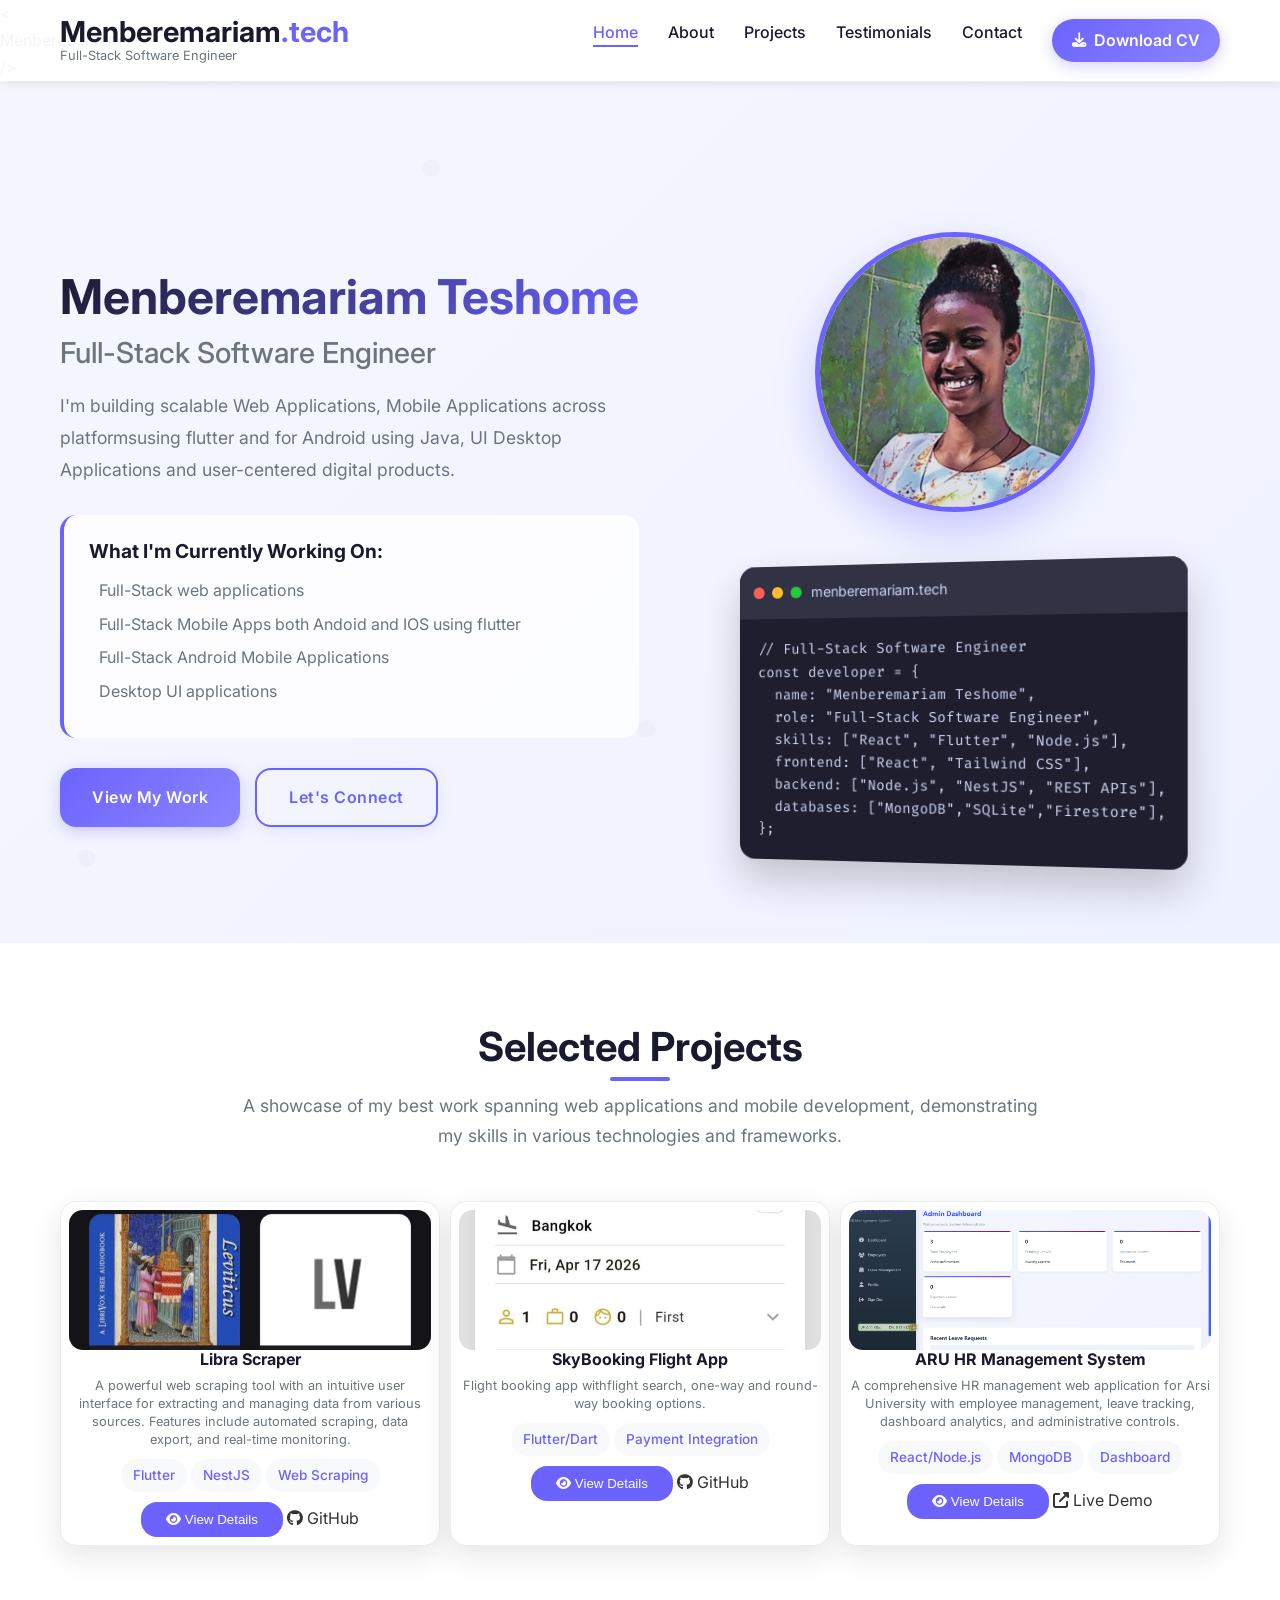
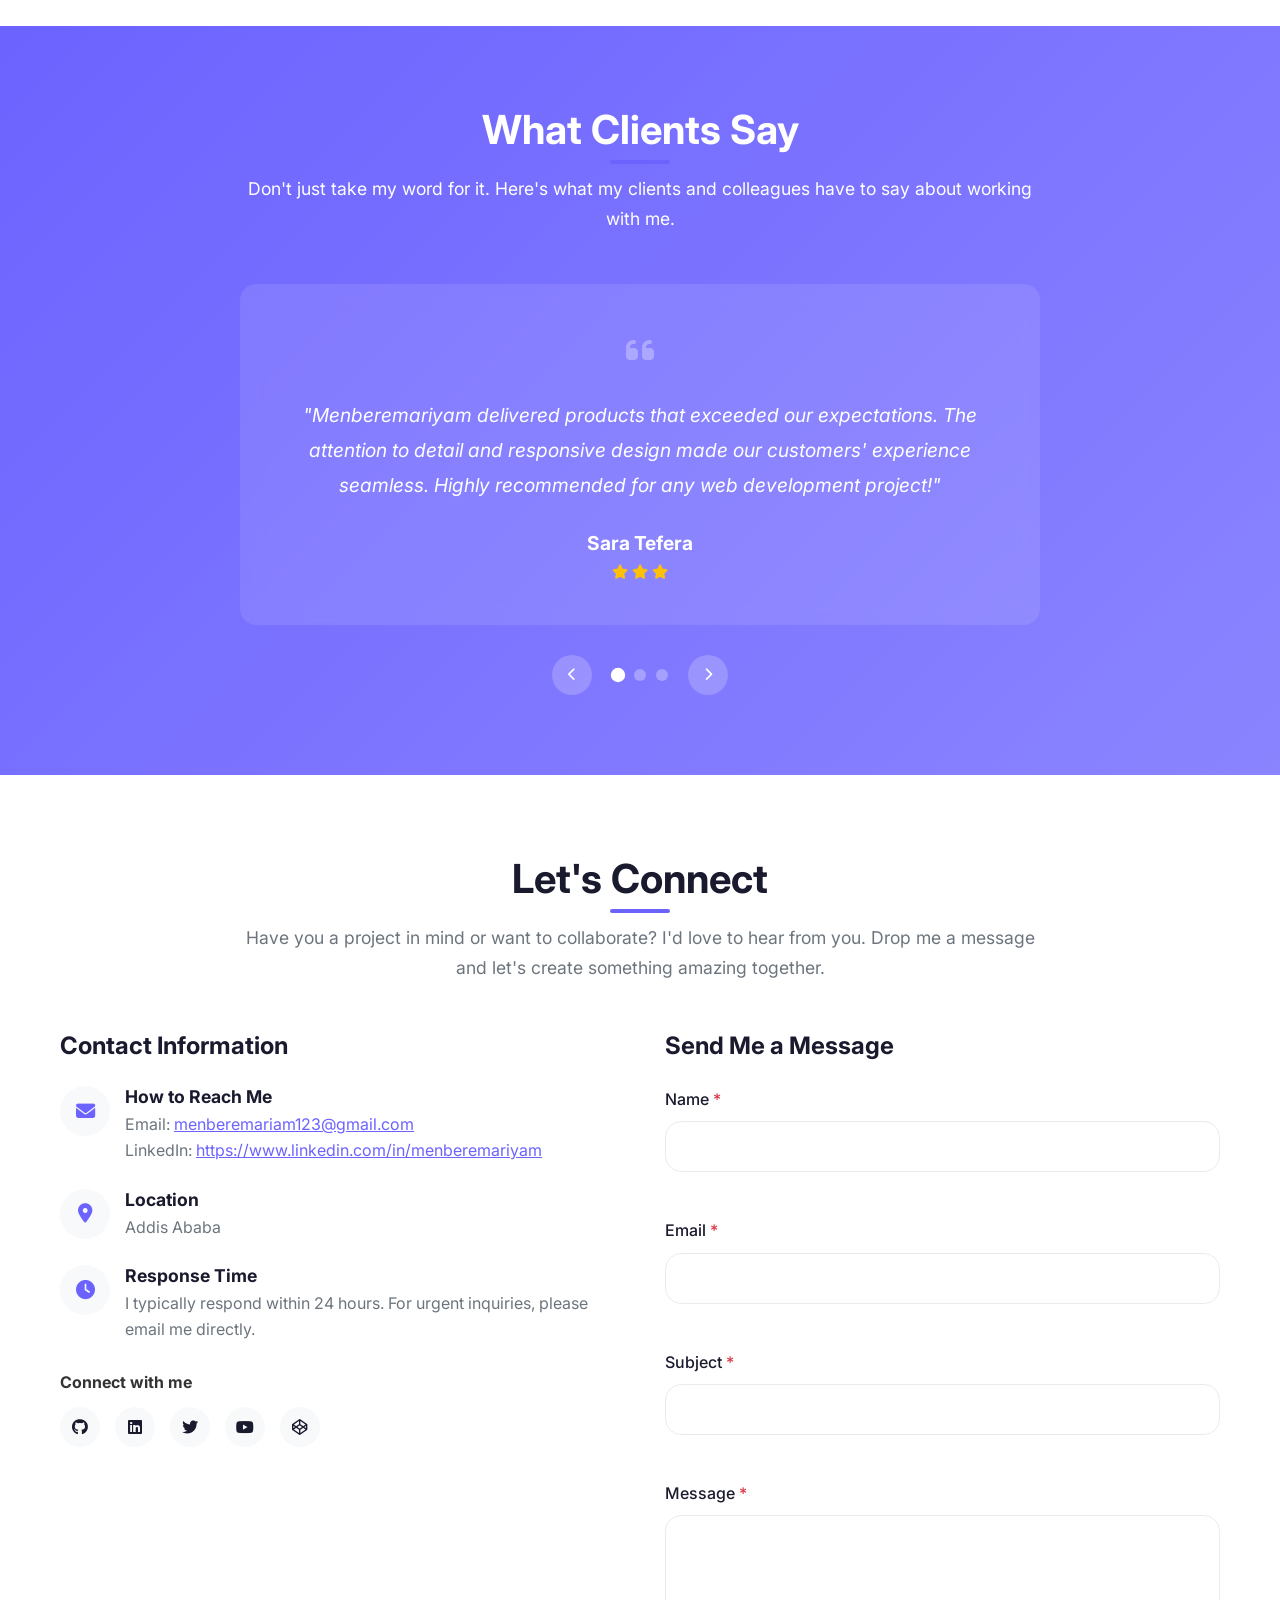
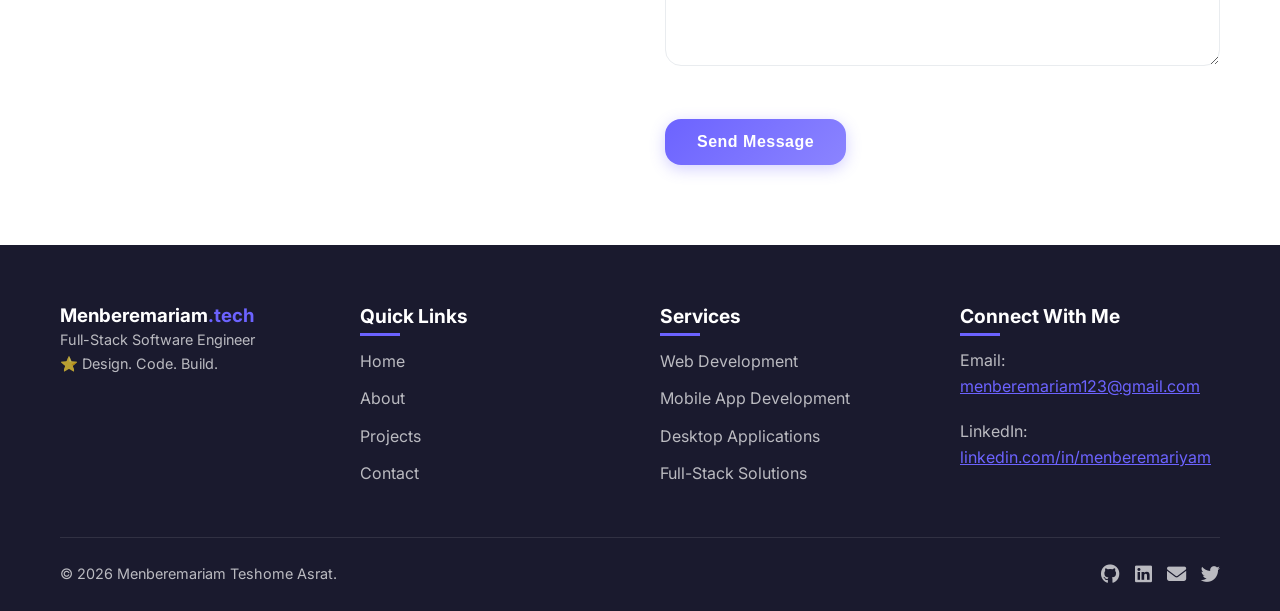
<file: index.html>
<!DOCTYPE html>
<html lang="en">

<head>
  <meta charset="UTF-8" />
  <meta name="viewport" content="width=device-width, initial-scale=1.0" />
  <title>Menberemariam Teshome Asrat - Full-Stack Software Engineer</title>
  <!-- Main CSS (imports all modular CSS files) -->
  <link rel="stylesheet" href="css/main.css" />
  <!-- Font Awesome Icons -->
  <link rel="stylesheet" href="https://cdnjs.cloudflare.com/ajax/libs/font-awesome/6.4.0/css/all.min.css" />
  <!-- Favicon -->
  <link rel="icon" type="image/svg+xml"
    href="data:image/svg+xml,<svg xmlns='http://www.w3.org/2000/svg' viewBox='0 0 100 100'><text y='.9em' font-size='90'>👨‍💻</text></svg>">
</head>

<body>
  <!-- Loading Screen -->
  <div id="loading-screen" class="loading-screen">
    <div class="loading-content">
      <div class="loading-logo">
        <div class="code-brackets">&lt;</div>
        <div class="loading-name">Menberemariam</div>
        <div class="code-brackets">/&gt;</div>
      </div>
      <!-- <div class="loading-bar">
        <div class="loading-progress"></div>
      </div> -->
      
    </div>
  </div>

  <!-- Navigation -->
  <nav class="navbar">
    <div class="container">
      <div class="logo">
        <h1>Menberemariam<span>.tech</span></h1>
        <p class="tagline">Full-Stack Software Engineer</p>
      </div>
      <ul class="nav-links">
        <li><a href="#home" class="active">Home</a></li>
        <li><a href="#about">About</a></li>
        <li><a href="#projects">Projects</a></li>
        <li><a href="#testimonials">Testimonials</a></li>
        <li><a href="#contact">Contact</a></li>
        <li><a href="#" class="cv-download" id="downloadCV"><i class="fas fa-download"></i> Download CV</a></li>
      </ul>
      <button class="menu-toggle">
        <i class="fas fa-bars"></i>
      </button>
    </div>
  </nav>

  <!-- Hero Section -->
  <section id="home" class="hero">
    <div class="container">
      <div class="hero-content">
        <div class="hero-text" data-aos="fade-right" data-aos-duration="1000">
          <h1 class="developer-title animate-typing">Menberemariam Teshome</h1>
          <h2 class="role-title">Full-Stack Software Engineer</h2>
          <p class="hero-description">
            I'm building scalable Web Applications, Mobile Applications across platformsusing flutter 
            and for Android using Java, UI Desktop Applications and user-centered digital products.
          </p>

          <div class="current-work" data-aos="fade-up" data-aos-delay="300">
            <h3>What I'm Currently Working On:</h3>
            <ul class="work-list">
              <li>Full-Stack web applications</li>
              <li>Full-Stack Mobile Apps both Andoid and IOS using flutter</li>
              <li>Full-Stack Android Mobile Applications</li>
              <li>Desktop UI applications</li>
              
            </ul>
          </div>

          <div class="hero-buttons" data-aos="fade-up" data-aos-delay="500">
            <a href="#projects" class="btn btn-primary pulse-animation">View My Work</a>
            <a href="#contact" class="btn btn-secondary">Let's Connect</a>
          </div>
        </div>
        <div class="hero-image" data-aos="fade-left" data-aos-duration="1000">
          <div class="profile-section">
            <div class="profile-image-container">
              <img src="./images/mem1.png" alt="Menberemariam Teshome " class="profile-image" />
              <div class="profile-overlay">
              
              </div>
            </div>
            
            <div class="code-window">
              <div class="window-header">
                <div class="window-dots">
                  <span class="dot red"></span>
                  <span class="dot yellow"></span>
                  <span class="dot green"></span>
                </div>
                <span class="window-title">menberemariam.tech</span>
              </div>
              <div class="window-content">
                <pre><code>// Full-Stack Software Engineer
const developer = {
  name: "Menberemariam Teshome",
  role: "Full-Stack Software Engineer",
  skills: ["React", "Flutter", "Node.js"],
  frontend: ["React", "Tailwind CSS"],
  backend: ["Node.js", "NestJS", "REST APIs"],
  databases: ["MongoDB","SQLite","Firestore"],
};
</code></pre>
              </div>
            </div>
          </div>
        </div>
      </div>
  </section>

  <section id="projects" class="section projects">
    <div class="container">
      <h2 class="section-title" data-aos="fade-up">Selected Projects</h2>
      <p class="section-subtitle" data-aos="fade-up" data-aos-delay="100">
        A showcase of my best work spanning web applications and mobile development,
        demonstrating my skills in various technologies and frameworks.
      </p>

      <div class="project-cards">
        <div class="project-card" data-project="Libra-Scrape" data-aos="fade-up" data-aos-delay="200">
          <div class="project-image">
            <img src="./images/libra-scrape.png" alt="Libra Scraper" />
            <div class="project-overlay">
              <div class="overlay-content">
                <i class="fas fa-desktop"></i>
                <h4>Mobile App</h4>
              </div>
            </div>
          </div>
          <div class="project-content">
            <div class="project-header">
              <h3>Libra Scraper</h3>
            </div>
            <p>
              A powerful web scraping tool with an intuitive user interface for extracting and managing data from various sources. Features include automated scraping, data export, and real-time monitoring.
            </p>
            <div class="project-tags">
              <span class="tag">Flutter</span>
              <span class="tag">NestJS</span>
              <span class="tag">Web Scraping</span>
            </div>
            <div class="project-buttons">
              <button class="btn-view-project" data-modal="libra-scraper">
                <i class="fas fa-eye"></i> View Details
              </button>
              <a href="https://github.com/menberemariam/Libra-Scrape" target="_blank" class="btn-project-link">
                <i class="fab fa-github"></i> GitHub
              </a>
            </div>
          </div>
        </div>

        <div class="project-card" data-project="unlockgen" data-aos="fade-up" data-aos-delay="300">
          <div class="project-image">
            <img src="./images/skyBook.png" alt="UnlockGen Mentorship Platform" />
            <div class="project-overlay">
              <div class="overlay-content">
                <i class="fas fa-users"></i>
                <h4>Mobile App</h4>
              </div>
            </div>
          </div>
          <div class="project-content">
            <div class="project-header">
              <h3>SkyBooking Flight App</h3>
            </div>
            <p>
              Flight booking app withflight search, one-way and round-way booking options.
            </p>
            <div class="project-tags">
              <span class="tag">Flutter/Dart</span>
              <span class="tag">Payment Integration</span>
            </div>
            <div class="project-buttons">
              <button class="btn-view-project" data-modal="skybooking">
                <i class="fas fa-eye"></i> View Details
              </button>
              <a href="https://github.com/FloTravel/UnlockGen-Mentorship-Group2" target="_blank" class="btn-project-link">

                <i class="fab fa-github"></i> GitHub
              </a>
            </div>
          </div>
        </div>

        <div class="project-card" data-project="aruhr" data-aos="fade-up" data-aos-delay="400">
          <div class="project-image">
            <img src="./images/HR_cover.png" alt="ARU HR Management System" />
            <div class="project-overlay">
              <div class="overlay-content">
                <i class="fas fa-desktop"></i>
                <h4>Web App</h4>
              </div>
            </div>
          </div>
          <div class="project-content">
            <div class="project-header">
              <h3>ARU HR Management System</h3>
            </div>
            <p>
              A comprehensive HR management web application for Arsi University with employee management, leave tracking, dashboard analytics, and administrative controls.
            </p>
            <div class="project-tags">
              <span class="tag">React/Node.js</span>
              <span class="tag">MongoDB</span>
              <span class="tag">Dashboard</span>
            </div>
            <div class="project-buttons">
              <button class="btn-view-project" data-modal="aruhr">
                <i class="fas fa-eye"></i> View Details
              </button>
              <a href="https://hr-managment-system-seven.vercel.app/" class="btn-project-link">
                <i class="fas fa-external-link-alt"></i> Live Demo
              </a>
            </div>
          </div>
        </div>
      </div>
    </div>
  </section>

  <!-- Testimonials Section -->
  <section id="testimonials" class="section testimonials">
    <div class="container">
      <h2 class="section-title">What Clients Say</h2>
      <p class="section-subtitle">
        Don't just take my word for it. Here's what my clients and colleagues
        have to say about working with me.
      </p>

      <div class="testimonial-slider">
        <div class="testimonial active">
          <div class="testimonial-content">
            <div class="quote-icon"><i class="fas fa-quote-left"></i></div>
            <p class="testimonial-text">
              "Menberemariyam delivered products that exceeded our expectations. The attention to detail and
              responsive design made our customers' experience seamless.
              Highly recommended for any web development project!"
            </p>
            <div class="testimonial-author">
              <div class="author-info">
                <h4>Sara Tefera</h4>
                <div class="stars">
                  <i class="fas fa-star"></i>
                  <i class="fas fa-star"></i>
                  <i class="fas fa-star"></i>
                </div>
              </div>
            </div>
          </div>
        </div>

        <div class="testimonial">
          <div class="testimonial-content">
            <div class="quote-icon"><i class="fas fa-quote-left"></i></div>
            <p class="testimonial-text">
              "The Android app developed by Menberemariyam has been
              instrumental in our business growth. Clean code, excellent
              documentation, and timely delivery. Will definitely work with
              them again!"
            </p>
            <div class="testimonial-author">
              <div class="author-info">
                <h4>Mikiyas Haile</h4>
                
                <div class="stars">
                  <i class="fas fa-star"></i>
                  <i class="fas fa-star"></i>
                  <i class="fas fa-star"></i>
                  <i class="fas fa-star-half-alt"></i>
                </div>
              </div>
            </div>
          </div>
        </div>

        <div class="testimonial">
          <div class="testimonial-content">
            <div class="quote-icon"><i class="fas fa-quote-left"></i></div>
            <p class="testimonial-text">
              "Working with Menberemariyam was a pleasure. They understood our
              requirements perfectly and delivered a beautiful, responsive
              website that perfectly represents our brand."
            </p>
            <div class="testimonial-author">
              <div class="author-info">
                <h4>Elham Bedro</h4>
                <div class="stars">
                  <i class="fas fa-star"></i>
                  <i class="fas fa-star"></i>
                  <i class="fas fa-star"></i>
                </div>
              </div>
            </div>
          </div>
        </div>

        <div class="slider-controls">
          <button class="slider-btn prev">
            <i class="fas fa-chevron-left"></i>
          </button>
          <div class="slider-dots">
            <span class="dot active" data-index="0"></span>
            <span class="dot" data-index="1"></span>
            <span class="dot" data-index="2"></span>
          </div>
          <button class="slider-btn next">
            <i class="fas fa-chevron-right"></i>
          </button>
        </div>
      </div>
    </div>
  </section>

  <!-- Contact Section -->
  <section id="contact" class="section contact">
    <div class="container">
      <h2 class="section-title">Let's Connect</h2>
      <p class="section-subtitle">
        Have you a project in mind or want to collaborate? I'd love to hear from
        you. Drop me a message and let's create something amazing together.
      </p>

      <div class="contact-container">
        <div class="contact-info">
          <h3>Contact Information</h3>
          <div class="contact-item">
            <div class="contact-icon">
              <i class="fas fa-envelope"></i>
            </div>
            <div class="contact-details">
              <h4>How to Reach Me</h4>
              <p>Email: <a href="menberemariam123@gmail.com"
                  target="_blank">menberemariam123@gmail.com</a></p>
              <p>LinkedIn: <a href="https://www.linkedin.com/in/menberemariyam"
                  target="_blank">https://www.linkedin.com/in/menberemariyam</a></p>
            </div>
          </div>

          <div class="contact-item">
            <div class="contact-icon">
              <i class="fas fa-map-marker-alt"></i>
            </div>
            <div class="contact-details">
              <h4>Location</h4>
              <p>Addis Ababa</p>
            </div>
          </div>

          <div class="contact-item">
            <div class="contact-icon">
              <i class="fas fa-clock"></i>
            </div>
            <div class="contact-details">
              <h4>Response Time</h4>
              <p>
                I typically respond within 24 hours. For urgent inquiries,
                please email me directly.
              </p>
            </div>
          </div>

          <div class="social-links">
            <h4>Connect with me</h4>
            <div class="social-icons">
              <a href="#" class="social-icon"><i class="fab fa-github"></i></a>
              <a href="#" class="social-icon"><i class="fab fa-linkedin"></i></a>
              <a href="#" class="social-icon"><i class="fab fa-twitter"></i></a>
              <a href="#" class="social-icon"><i class="fab fa-youtube"></i></a>
              <a href="#" class="social-icon"><i class="fab fa-codepen"></i></a>
            </div>
          </div>
        </div>

        <div class="contact-form">
          <h3>Send Me a Message</h3>
          <form id="contactForm">
            <div class="form-group">
              <label for="name">Name <span class="required">*</span></label>
              <input type="text" id="name" name="name" required />
              <div class="error-message" id="nameError"></div>
            </div>

            <div class="form-group">
              <label for="email">Email <span class="required">*</span></label>
              <input type="email" id="email" name="email" required />
              <div class="error-message" id="emailError"></div>
            </div>

            <div class="form-group">
              <label for="subject">Subject <span class="required">*</span></label>
              <input type="text" id="subject" name="subject" required />
              <div class="error-message" id="subjectError"></div>
            </div>

            <div class="form-group">
              <label for="message">Message <span class="required">*</span></label>
              <textarea id="message" name="message" rows="5" required></textarea>
              <div class="error-message" id="messageError"></div>
            </div>

            <button type="submit" class="btn btn-primary" id="submitBtn">
              <span class="btn-text">Send Message</span>
              <span class="btn-loading"><i class="fas fa-spinner fa-spin"></i> Sending...</span>
            </button>

            <div class="form-message" id="formMessage"></div>
          </form>
        </div>
      </div>
    </div>
  </section>

  <!-- Footer -->
  <footer class="footer">
    <div class="container">
      <div class="footer-content">
        <div class="footer-logo">
          <h3>Menberemariam<span>.tech</span></h3>
          <p>Full-Stack Software Engineer</p>
          <p>⭐️ Design. Code. Build.</p>
        </div>

        <div class="footer-links">
          <h3>Quick Links</h3>
          <ul>
            <li><a href="#home">Home</a></li>
            <li><a href="#about">About</a></li>
            <li><a href="#projects">Projects</a></li>
            <li><a href="#contact">Contact</a></li>
          </ul>
        </div>

        <div class="footer-services">
          <h3>Services</h3>
          <ul>
            <li>Web Development</li>
            <li>Mobile App Development</li>
            <li>Desktop Applications</li>
            <li>Full-Stack Solutions</li>
          </ul>
        </div>

        <div class="footer-newsletter">
          <h3>Connect With Me</h3>
          <p>Email: <a href="menberemariam123@gmail.com"
                  target="_blank">menberemariam123@gmail.com</a></p>
          <p>LinkedIn: <a href="https://www.linkedin.com/in/menberemariyam" target="_blank"
              style="color: var(--primary);">linkedin.com/in/menberemariyam</a></p>
        </div>
      </div>

      <div class="footer-bottom">
        <p>
          &copy; <span id="currentYear"></span> Menberemariam Teshome Asrat.
        </p>
        <div class="footer-social">
          <a href="https://github.com/menberemariam" target="_blank"><i class="fab fa-github"></i></a>
          <a href="https://www.linkedin.com/in/menberemariyam" target="_blank"><i class="fab fa-linkedin"></i></a>
          <a href="mailto:menberemariam123@gmail.com"><i class="fas fa-envelope"></i></a>
          <a href="#"><i class="fab fa-twitter"></i></a>
        </div>
      </div>
    </div>
  </footer>

  <!-- Video Modal -->
  <div class="video-modal" id="videoModal">
    <div class="modal-content">
      <button class="close-modal"><i class="fas fa-times"></i></button>
      <div class="video-container">
        <video id="videoPlayer" controls>
          <source id="videoSource" src="" type="video/mp4" />
          Your browser does not support the video tag.
        </video>
      </div>
    </div>
  </div>

  <!-- Project Modal -->
  <div class="project-modal" id="projectModal">
    <div class="modal-content">
      <button class="close-modal"><i class="fas fa-times"></i></button>
      <div class="modal-body" id="modalBody">
        <!-- Content loaded via JavaScript -->
      </div>
    </div>
  </div>

  <!-- Back to Top Button -->
  <button class="back-to-top" id="backToTop">
    <i class="fas fa-chevron-up"></i>
  </button>

  <!-- Main JavaScript Module (imports all modular JS files) -->
  <script type="module" src="js/main.js"></script>
</body>

</html>
</file>
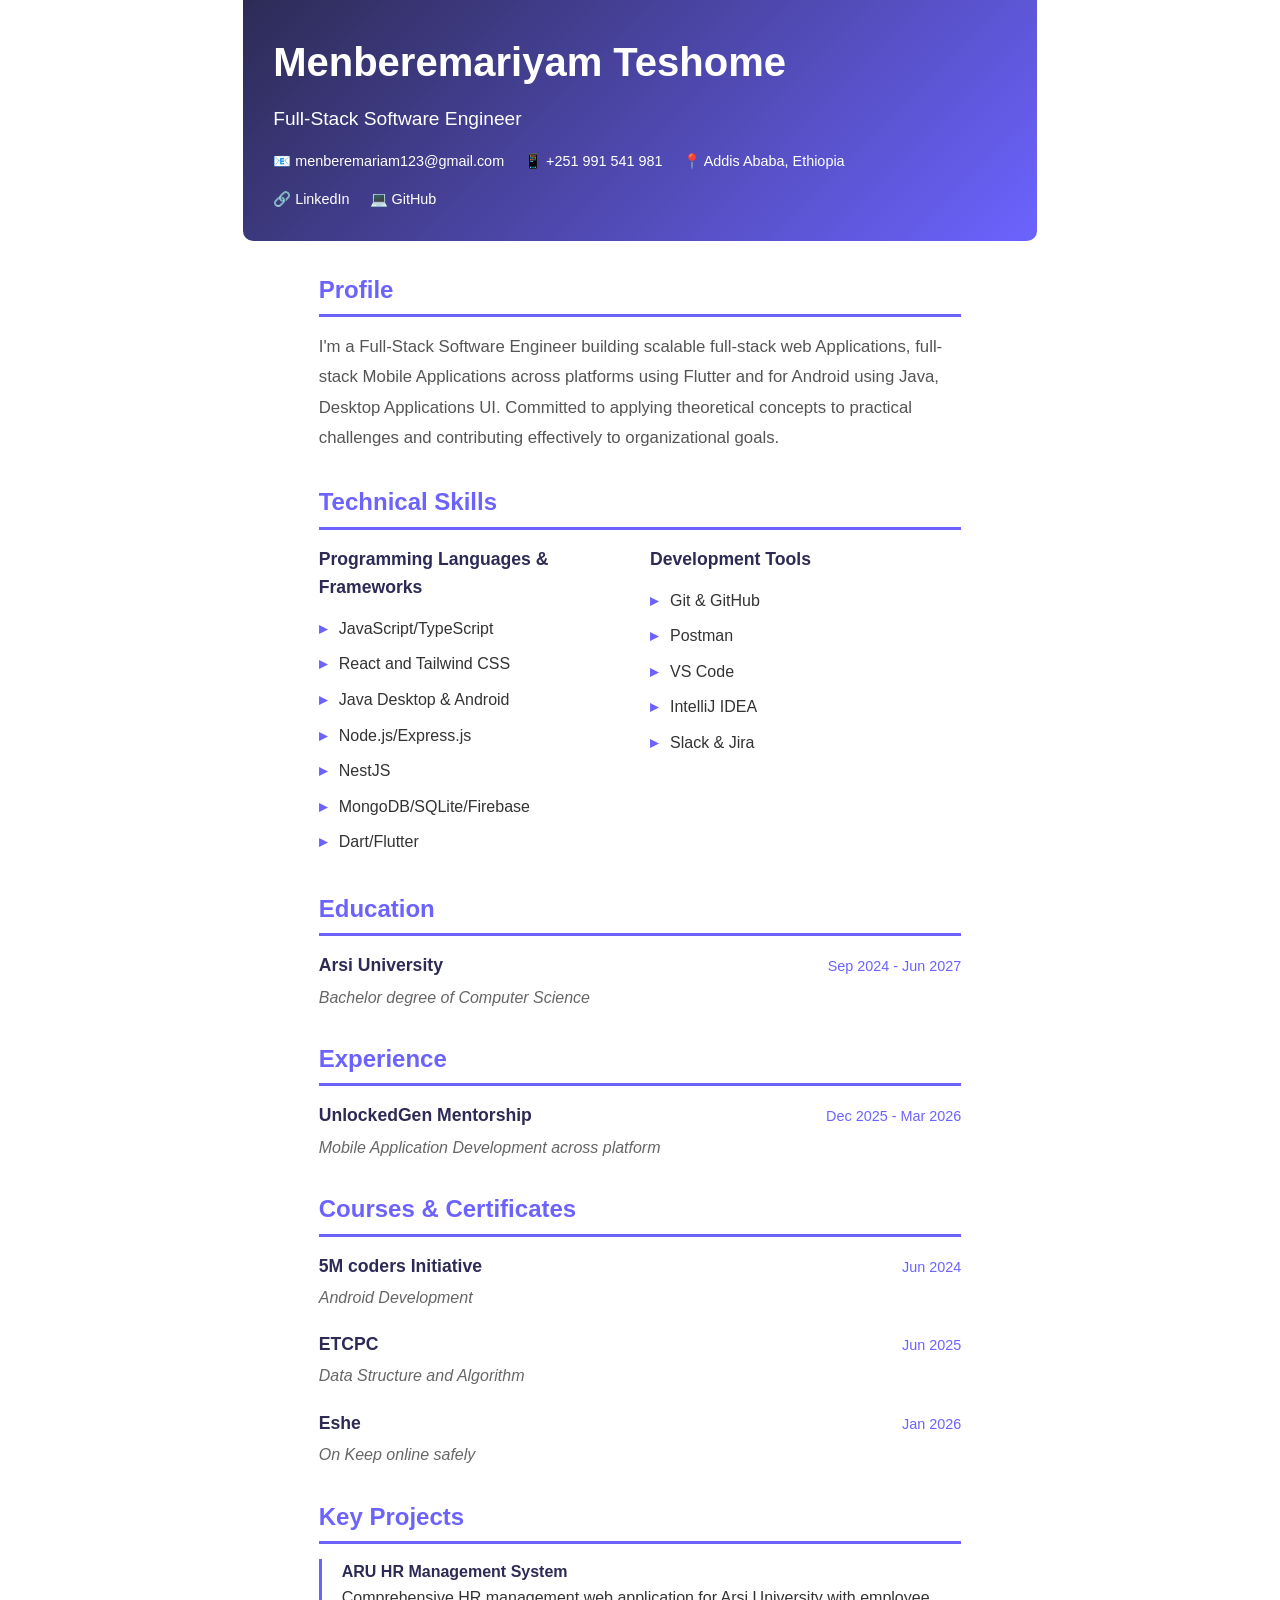
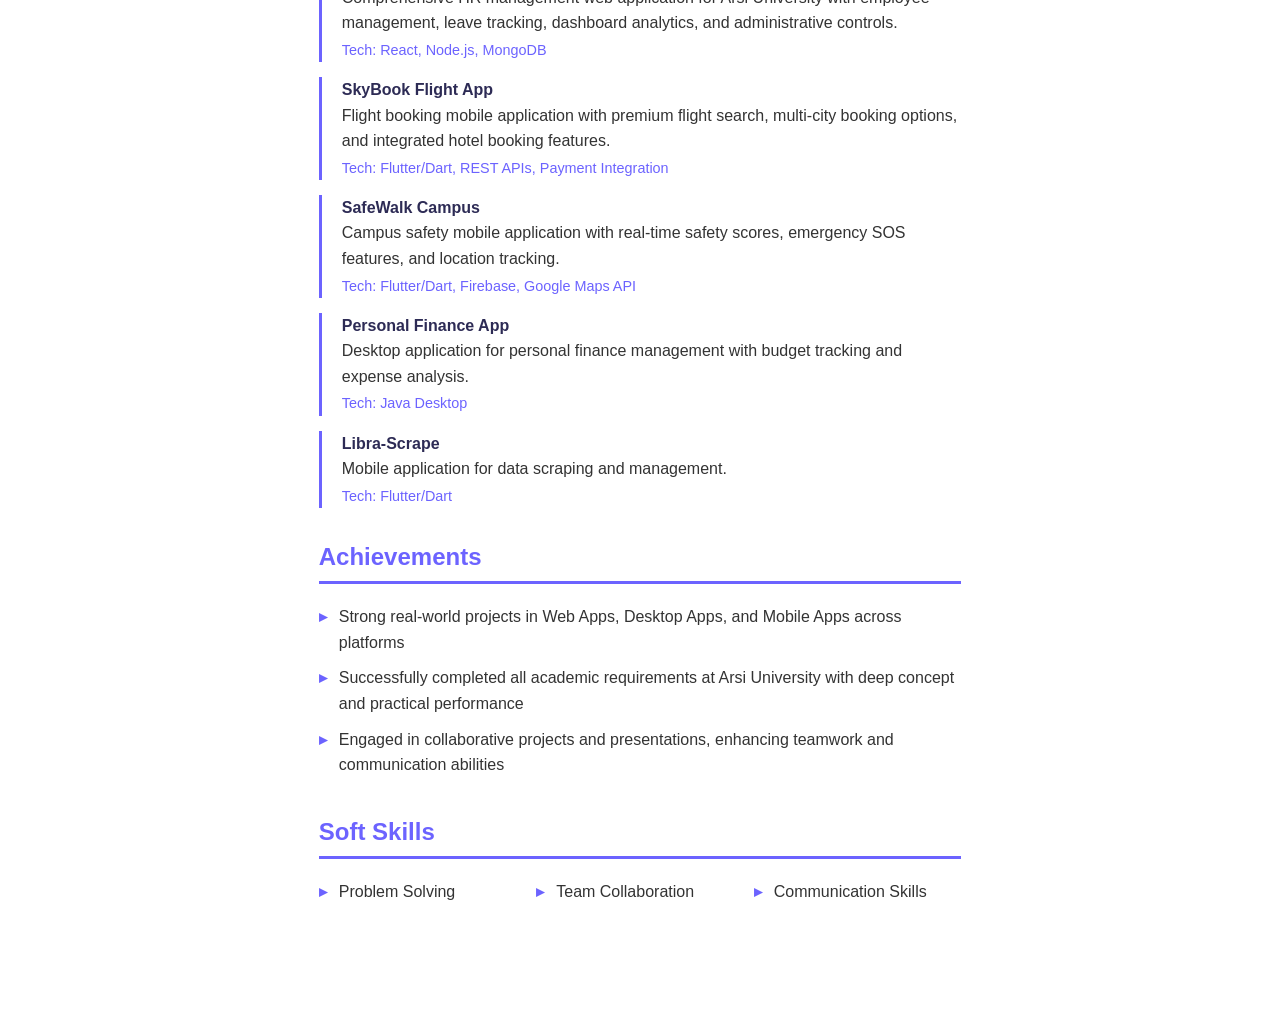
<file: assets/Menberemariyam-CV.html>
<!DOCTYPE html>
<html lang="en">
<head>
    <meta charset="UTF-8">
    <meta name="viewport" content="width=device-width, initial-scale=1.0">
    <title>Menberemariyam Teshome - CV</title>
    <style>
        * {
            margin: 0;
            padding: 0;
            box-sizing: border-box;
        }
        
        body {
            font-family: 'Segoe UI', Tahoma, Geneva, Verdana, sans-serif;
            line-height: 1.6;
            color: #333;
            max-width: 210mm;
            margin: 0 auto;
            padding: 20mm;
            background: white;
        }
        
        .header {
            background: linear-gradient(135deg, #2d2b55 0%, #6c63ff 100%);
            color: white;
            padding: 30px;
            margin: -20mm -20mm 30px -20mm;
            border-radius: 0 0 10px 10px;
        }
        
        .header h1 {
            font-size: 2.5rem;
            margin-bottom: 10px;
        }
        
        .contact-info {
            display: flex;
            flex-wrap: wrap;
            gap: 20px;
            margin-top: 15px;
            font-size: 0.9rem;
        }
        
        .contact-info a {
            color: white;
            text-decoration: none;
        }
        
        .section {
            margin-bottom: 30px;
        }
        
        .section-title {
            font-size: 1.5rem;
            color: #6c63ff;
            border-bottom: 3px solid #6c63ff;
            padding-bottom: 5px;
            margin-bottom: 15px;
        }
        
        .profile {
            font-size: 1.05rem;
            line-height: 1.8;
            color: #555;
        }
        
        .skills-grid {
            display: grid;
            grid-template-columns: repeat(2, 1fr);
            gap: 20px;
        }
        
        .skill-category h3 {
            color: #2d2b55;
            font-size: 1.1rem;
            margin-bottom: 10px;
        }
        
        .skill-list {
            list-style: none;
        }
        
        .skill-list li {
            padding: 5px 0;
            padding-left: 20px;
            position: relative;
        }
        
        .skill-list li:before {
            content: "▸";
            position: absolute;
            left: 0;
            color: #6c63ff;
            font-weight: bold;
        }
        
        .experience-item {
            margin-bottom: 20px;
        }
        
        .experience-header {
            display: flex;
            justify-content: space-between;
            align-items: baseline;
            margin-bottom: 5px;
        }
        
        .experience-title {
            font-weight: 600;
            color: #2d2b55;
            font-size: 1.1rem;
        }
        
        .experience-date {
            color: #6c63ff;
            font-size: 0.9rem;
        }
        
        .experience-subtitle {
            color: #666;
            font-style: italic;
            margin-bottom: 8px;
        }
        
        .project-item {
            margin-bottom: 15px;
            padding-left: 20px;
            border-left: 3px solid #6c63ff;
        }
        
        .project-title {
            font-weight: 600;
            color: #2d2b55;
        }
        
        .project-tech {
            color: #6c63ff;
            font-size: 0.9rem;
            margin-top: 3px;
        }
        
        @media print {
            body {
                padding: 0;
            }
            .header {
                margin: 0;
                border-radius: 0;
            }
        }
    </style>
</head>
<body>
    <div class="header">
        <h1>Menberemariyam Teshome</h1>
        <p style="font-size: 1.2rem; margin-bottom: 10px;">Full-Stack Software Engineer</p>
        <div class="contact-info">
            <span>📧 menberemariam123@gmail.com</span>
            <span>📱 +251 991 541 981</span>
            <span>📍 Addis Ababa, Ethiopia</span>
        </div>
        <div class="contact-info">
            <a href="https://linkedin.com/in/menberemariyam">🔗 LinkedIn</a>
            <a href="https://github.com/menberemariam">💻 GitHub</a>
        </div>
    </div>

    <div class="section">
        <h2 class="section-title">Profile</h2>
        <p class="profile">
            I'm a Full-Stack Software Engineer building scalable full-stack web Applications, 
            full-stack Mobile Applications across platforms using Flutter and for Android using Java, 
            Desktop Applications UI. Committed to applying theoretical concepts to practical challenges 
            and contributing effectively to organizational goals.
        </p>
    </div>

    <div class="section">
        <h2 class="section-title">Technical Skills</h2>
        <div class="skills-grid">
            <div class="skill-category">
                <h3>Programming Languages & Frameworks</h3>
                <ul class="skill-list">
                    <li>JavaScript/TypeScript</li>
                    <li>React and Tailwind CSS</li>
                    <li>Java Desktop & Android</li>
                    <li>Node.js/Express.js</li>
                    <li>NestJS</li>
                    <li>MongoDB/SQLite/Firebase</li>
                    <li>Dart/Flutter</li>
                </ul>
            </div>
            <div class="skill-category">
                <h3>Development Tools</h3>
                <ul class="skill-list">
                    <li>Git & GitHub</li>
                    <li>Postman</li>
                    <li>VS Code</li>
                    <li>IntelliJ IDEA</li>
                    <li>Slack & Jira</li>
                </ul>
            </div>
        </div>
    </div>

    <div class="section">
        <h2 class="section-title">Education</h2>
        <div class="experience-item">
            <div class="experience-header">
                <span class="experience-title">Arsi University</span>
                <span class="experience-date">Sep 2024 - Jun 2027</span>
            </div>
            <p class="experience-subtitle">Bachelor degree of Computer Science</p>
        </div>
    </div>

    <div class="section">
        <h2 class="section-title">Experience</h2>
        <div class="experience-item">
            <div class="experience-header">
                <span class="experience-title">UnlockedGen Mentorship</span>
                <span class="experience-date">Dec 2025 - Mar 2026</span>
            </div>
            <p class="experience-subtitle">Mobile Application Development across platform</p>
        </div>
    </div>

    <div class="section">
        <h2 class="section-title">Courses & Certificates</h2>
        <div class="experience-item">
            <div class="experience-header">
                <span class="experience-title">5M coders Initiative</span>
                <span class="experience-date">Jun 2024</span>
            </div>
            <p class="experience-subtitle">Android Development</p>
        </div>
        <div class="experience-item">
            <div class="experience-header">
                <span class="experience-title">ETCPC</span>
                <span class="experience-date">Jun 2025</span>
            </div>
            <p class="experience-subtitle">Data Structure and Algorithm</p>
        </div>
        <div class="experience-item">
            <div class="experience-header">
                <span class="experience-title">Eshe</span>
                <span class="experience-date">Jan 2026</span>
            </div>
            <p class="experience-subtitle">On Keep online safely</p>
        </div>
    </div>

    <div class="section">
        <h2 class="section-title">Key Projects</h2>
        <div class="project-item">
            <p class="project-title">ARU HR Management System</p>
            <p>Comprehensive HR management web application for Arsi University with employee management, 
            leave tracking, dashboard analytics, and administrative controls.</p>
            <p class="project-tech">Tech: React, Node.js, MongoDB</p>
        </div>
        <div class="project-item">
            <p class="project-title">SkyBook Flight App</p>
            <p>Flight booking mobile application with premium flight search, multi-city booking options, 
            and integrated hotel booking features.</p>
            <p class="project-tech">Tech: Flutter/Dart, REST APIs, Payment Integration</p>
        </div>
        <div class="project-item">
            <p class="project-title">SafeWalk Campus</p>
            <p>Campus safety mobile application with real-time safety scores, emergency SOS features, 
            and location tracking.</p>
            <p class="project-tech">Tech: Flutter/Dart, Firebase, Google Maps API</p>
        </div>
        <div class="project-item">
            <p class="project-title">Personal Finance App</p>
            <p>Desktop application for personal finance management with budget tracking and expense analysis.</p>
            <p class="project-tech">Tech: Java Desktop</p>
        </div>
        <div class="project-item">
            <p class="project-title">Libra-Scrape</p>
            <p>Mobile application for data scraping and management.</p>
            <p class="project-tech">Tech: Flutter/Dart</p>
        </div>
    </div>

    <div class="section">
        <h2 class="section-title">Achievements</h2>
        <ul class="skill-list">
            <li>Strong real-world projects in Web Apps, Desktop Apps, and Mobile Apps across platforms</li>
            <li>Successfully completed all academic requirements at Arsi University with deep concept and practical performance</li>
            <li>Engaged in collaborative projects and presentations, enhancing teamwork and communication abilities</li>
        </ul>
    </div>

    <div class="section">
        <h2 class="section-title">Soft Skills</h2>
        <ul class="skill-list" style="display: grid; grid-template-columns: repeat(3, 1fr); gap: 10px;">
            <li>Problem Solving</li>
            <li>Team Collaboration</li>
            <li>Communication Skills</li>
        </ul>
    </div>
</body>
</html>
</file>
<file: css/main.css>
/* ============================================
   MAIN CSS FILE - IMPORTS ALL MODULES
   ============================================ */

/* Core Styles */
@import url('variables.css');
@import url('base.css');
@import url('animations.css');
@import url('components.css');

/* Layout Sections */
@import url('navigation.css');
@import url('hero.css');
@import url('sections.css');
@import url('contact.css');
@import url('footer.css');

/* Responsive Design */
@import url('responsive.css');
</file>
